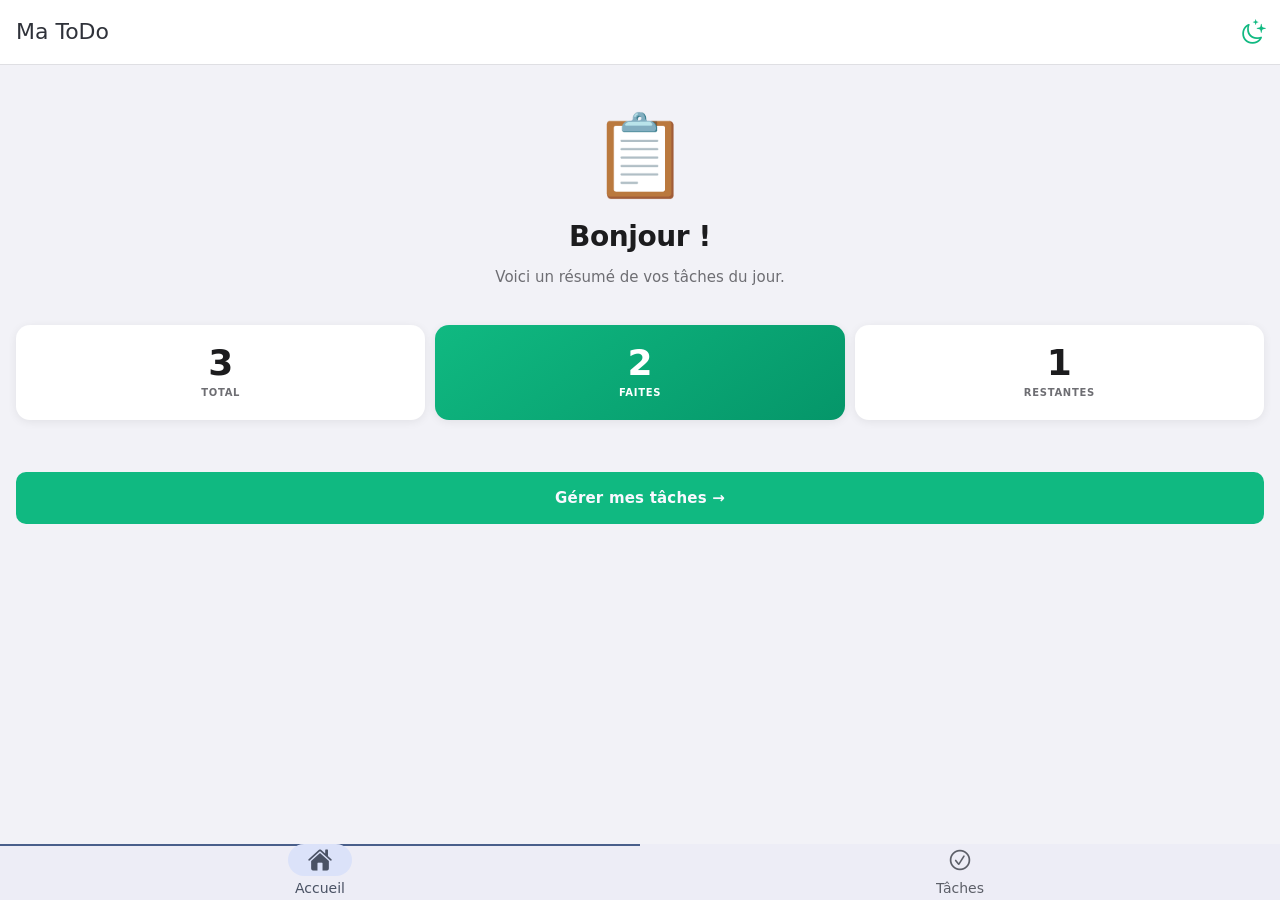
<file: index.html>
<!doctype html>
<html lang="fr">
  <head>
    <meta charset="utf-8" />
    <meta
      name="viewport"
      content="width=device-width, initial-scale=1, maximum-scale=1, minimum-scale=1, viewport-fit=cover"
    />
    <meta name="theme-color" content="#10b981" />
    <title>Ma ToDo</title>

    <!-- Framework7 (CSS) -->
    <link rel="stylesheet" href="lib/framework7-bundle.min.css" />
    <!-- Police d'icônes Framework7 -->
    <link rel="stylesheet" href="lib/framework7-icons/css/framework7-icons.css" />
    <!-- Styles de l'application -->
    <link rel="stylesheet" href="css/app.css" />
  </head>
  <body>
    <div id="app">
      <div class="view view-main view-init safe-areas" data-url="/">
        <!-- les pages viendront ici -->
      </div>
    </div>

    <!-- Framework7 (JS) -->
    <script src="lib/framework7-bundle.min.js"></script>
    <script src="js/routes.js"></script>
    <script src="js/app.js"></script>
  </body>
</html>
</file>
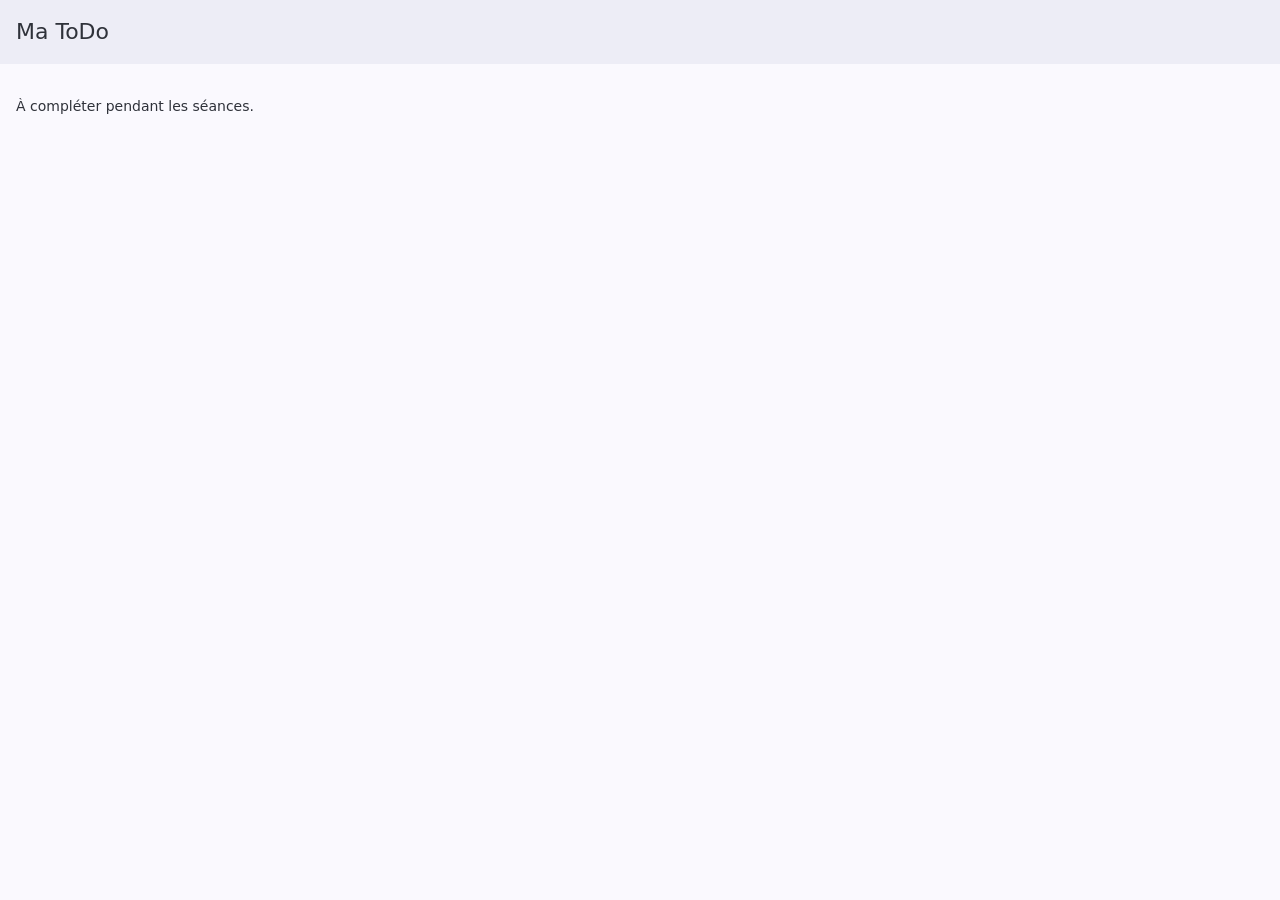
<file: to-do-list/index.html>
<!doctype html>
<html lang="fr">
    <head>
        <meta charset="utf-8" />
        <meta
            name="viewport"
            content="width=device-width, initial-scale=1, maximum-scale=1, minimum-scale=1, viewport-fit=cover"
        />
        <meta name="theme-color" content="#e8590c" />
        <title>Ma ToDo</title>

        <!-- Framework7 (CSS) -->
        <link rel="stylesheet" href="lib/framework7-bundle.min.css" />
        <!-- Police d'icônes Framework7 -->
        <link
            rel="stylesheet"
            href="lib/framework7-icons/css/framework7-icons.css"
        />
        <!-- Styles de l'application -->
        <link rel="stylesheet" href="css/app.css" />
    </head>
    <body>
        <div id="app">
            <div class="view view-main view-init safe-areas">
                <div class="page">
                    <!-- Barre de navigation (haut) -->
                    <div class="navbar">
                        <div class="navbar-bg"></div>
                        <div class="navbar-inner">
                            <div class="title">Ma ToDo</div>
                        </div>
                    </div>

                    <div class="page-content">
                        <!-- =====================================================
               SÉANCE 1 : afficher ici une liste de tâches EN DUR
                 (composant "list" avec des cases à cocher).

               SÉANCE 2 : ajouter un champ + un bouton, puis
                 générer la liste à partir d'un tableau JS
                 (voir js/app.js). Ajouter / supprimer une tâche.

               SÉANCE 3 : cocher/décocher, compteur, filtres,
                 puis sauvegarde avec localStorage.
               ===================================================== -->
                        <div class="block">
                            <p class="text-color-gray">
                                À compléter pendant les séances.
                            </p>
                        </div>
                    </div>
                </div>
            </div>
        </div>

        <!-- Framework7 (JS) -->
        <script src="lib/framework7-bundle.min.js"></script>
        <script src="js/app.js"></script>
    </body>
</html>
</file>
<file: lib/framework7-icons/css/framework7-icons.css>
@font-face {
  font-family: 'Framework7 Icons';
  font-style: normal;
  font-weight: 400;
  src: url('../fonts/Framework7Icons-Regular.woff2') format('woff2'),
    url('../fonts/Framework7Icons-Regular.woff') format('woff'),
    url('../fonts/Framework7Icons-Regular.ttf') format('truetype');
}

.f7-icons,
.framework7-icons {
  font-family: 'Framework7 Icons';
  font-weight: normal;
  font-style: normal;
  font-size: 28px;
  line-height: 1;
  letter-spacing: normal;
  text-transform: none;
  display: inline-block;
  white-space: nowrap;
  word-wrap: normal;
  direction: ltr;
  -webkit-font-smoothing: antialiased;
  text-rendering: optimizeLegibility;
  -moz-osx-font-smoothing: grayscale;
  -webkit-font-feature-settings: 'liga';
  -moz-font-feature-settings: 'liga=1';
  -moz-font-feature-settings: 'liga';
  font-feature-settings: 'liga';
  text-align: center;
}
</file>
<file: css/app.css>
/* ============================================================
   Ma ToDo — Styles complets (Light + Dark)
   ============================================================ */

/* --- Variables --- */
:root {
  --f7-theme-color: #10b981;
  --f7-theme-color-rgb: 16, 185, 129;
  --f7-theme-color-shade: #059669;
  --f7-theme-color-tint: #34d399;

  --app-bg:           #f2f2f7;
  --app-surface:      #ffffff;
  --app-text:         #1c1c1e;
  --app-text-muted:   #6e6e73;
  --app-border:       rgba(0, 0, 0, 0.08);
  --app-shadow:       0 2px 10px rgba(0, 0, 0, 0.07);
  --app-radius:       14px;
  --app-radius-sm:    10px;

  --f7-page-bg-color: var(--app-bg);
}

html.dark {
  --app-bg:           #0a0a0a;
  --app-surface:      #1c1c1e;
  --app-text:         #f5f5f7;
  --app-text-muted:   #8e8e93;
  --app-border:       rgba(255, 255, 255, 0.08);
  --app-shadow:       0 2px 10px rgba(0, 0, 0, 0.4);

  --f7-page-bg-color:           var(--app-bg);
  --f7-list-bg-color:           var(--app-surface);
  --f7-list-border-color:       var(--app-border);
  --f7-list-item-border-color:  var(--app-border);
}

/* --- Transitions globales --- */
.page, .navbar, .toolbar, .list ul, .item-content,
.item-title, .block, .stat-card, .hero-title, .hero-sub {
  transition: background-color 0.25s ease, color 0.25s ease, border-color 0.25s ease;
}

/* --- Page --- */
.page-content {
  padding-bottom: 80px;
}

/* --- Tâche cochée --- */
.item-title.tache-faite {
  text-decoration: line-through;
  color: var(--app-text-muted);
}

/* --- Navbar --- */
.navbar .navbar-bg {
  background: var(--app-surface) !important;
  box-shadow: 0 1px 0 var(--app-border);
}

.btn-theme-toggle {
  color: var(--f7-theme-color) !important;
}

/* ============================================================
   ACCUEIL
   ============================================================ */

/* Hero */
.hero-block {
  padding: 52px 32px 36px;
  text-align: center;
}

.hero-emoji {
  font-size: 80px;
  display: block;
  line-height: 1;
  margin-bottom: 20px;
  animation: float 4s ease-in-out infinite;
}

@keyframes float {
  0%, 100% { transform: translateY(0px); }
  50%       { transform: translateY(-8px); }
}

.hero-title {
  font-size: 28px;
  font-weight: 700;
  color: var(--app-text);
  margin: 0 0 8px;
  letter-spacing: -0.4px;
}

.hero-sub {
  font-size: 15px;
  color: var(--app-text-muted);
  margin: 0;
  line-height: 1.5;
}

/* Stats */
.stats-grid {
  display: grid;
  grid-template-columns: repeat(3, 1fr);
  gap: 10px;
  padding: 0 16px 20px;
}

.stat-card {
  background: var(--app-surface);
  border-radius: var(--app-radius);
  padding: 20px 8px;
  text-align: center;
  box-shadow: var(--app-shadow);
}

.stat-card--accent {
  background: linear-gradient(145deg, #10b981, #059669);
}

.stat-card--accent .stat-number,
.stat-card--accent .stat-label {
  color: #fff !important;
}

.stat-number {
  font-size: 36px;
  font-weight: 700;
  color: var(--app-text);
  line-height: 1;
  margin-bottom: 4px;
}

.stat-label {
  font-size: 10px;
  font-weight: 600;
  color: var(--app-text-muted);
  text-transform: uppercase;
  letter-spacing: 0.7px;
}

/* CTA accueil */
.block .button.button-fill.button-large {
  height: 52px;
  line-height: 52px;
  border-radius: var(--app-radius-sm) !important;
  font-size: 15px;
  font-weight: 600;
  letter-spacing: 0.2px;
}

/* ============================================================
   TÂCHES
   ============================================================ */

/* Compteur */
.compteur {
  font-size: 13px;
  font-weight: 500;
  color: var(--app-text-muted);
  text-align: center;
  margin: 0 0 4px !important;
  padding: 0 !important;
}

/* Filtres */
.filtre-block {
  padding: 0 16px 8px;
}

.segmented {
  border-radius: var(--app-radius-sm);
  overflow: hidden;
  border: 1px solid var(--f7-theme-color);
}

.segmented .button {
  font-size: 13px;
  font-weight: 600;
  height: 38px;
  line-height: 38px;
  letter-spacing: 0.2px;
}

/* Bouton Ajouter */
.block .button.button-fill {
  border-radius: var(--app-radius-sm) !important;
  font-weight: 600;
  height: 48px;
  line-height: 48px;
}

/* Liste de tâches en mode inset (carte) */
.list.inset.liste-block {
  margin-top: 8px;
}
</file>
<file: to-do-list/lib/framework7-icons/css/framework7-icons.css>
@font-face {
  font-family: 'Framework7 Icons';
  font-style: normal;
  font-weight: 400;
  src: url('../fonts/Framework7Icons-Regular.woff2') format('woff2'),
    url('../fonts/Framework7Icons-Regular.woff') format('woff'),
    url('../fonts/Framework7Icons-Regular.ttf') format('truetype');
}

.f7-icons,
.framework7-icons {
  font-family: 'Framework7 Icons';
  font-weight: normal;
  font-style: normal;
  font-size: 28px;
  line-height: 1;
  letter-spacing: normal;
  text-transform: none;
  display: inline-block;
  white-space: nowrap;
  word-wrap: normal;
  direction: ltr;
  -webkit-font-smoothing: antialiased;
  text-rendering: optimizeLegibility;
  -moz-osx-font-smoothing: grayscale;
  -webkit-font-feature-settings: 'liga';
  -moz-font-feature-settings: 'liga=1';
  -moz-font-feature-settings: 'liga';
  font-feature-settings: 'liga';
  text-align: center;
}
</file>
<file: to-do-list/css/app.css>
/* ============================================================
   Ma ToDo — styles de l'application
   ============================================================ */

/* Couleur principale du thème (orange) */
:root {
    --f7-theme-color: #e8590c;
    --f7-theme-color-rgb: 232, 89, 12;
    --f7-theme-color-shade: #cf5009;
    --f7-theme-color-tint: #f06a1e;
}

.page-content {
    padding-bottom: 16px;
}

/* SÉANCE 3 : ajouter ici le style de la tâche cochée (texte barré) */
</file>
